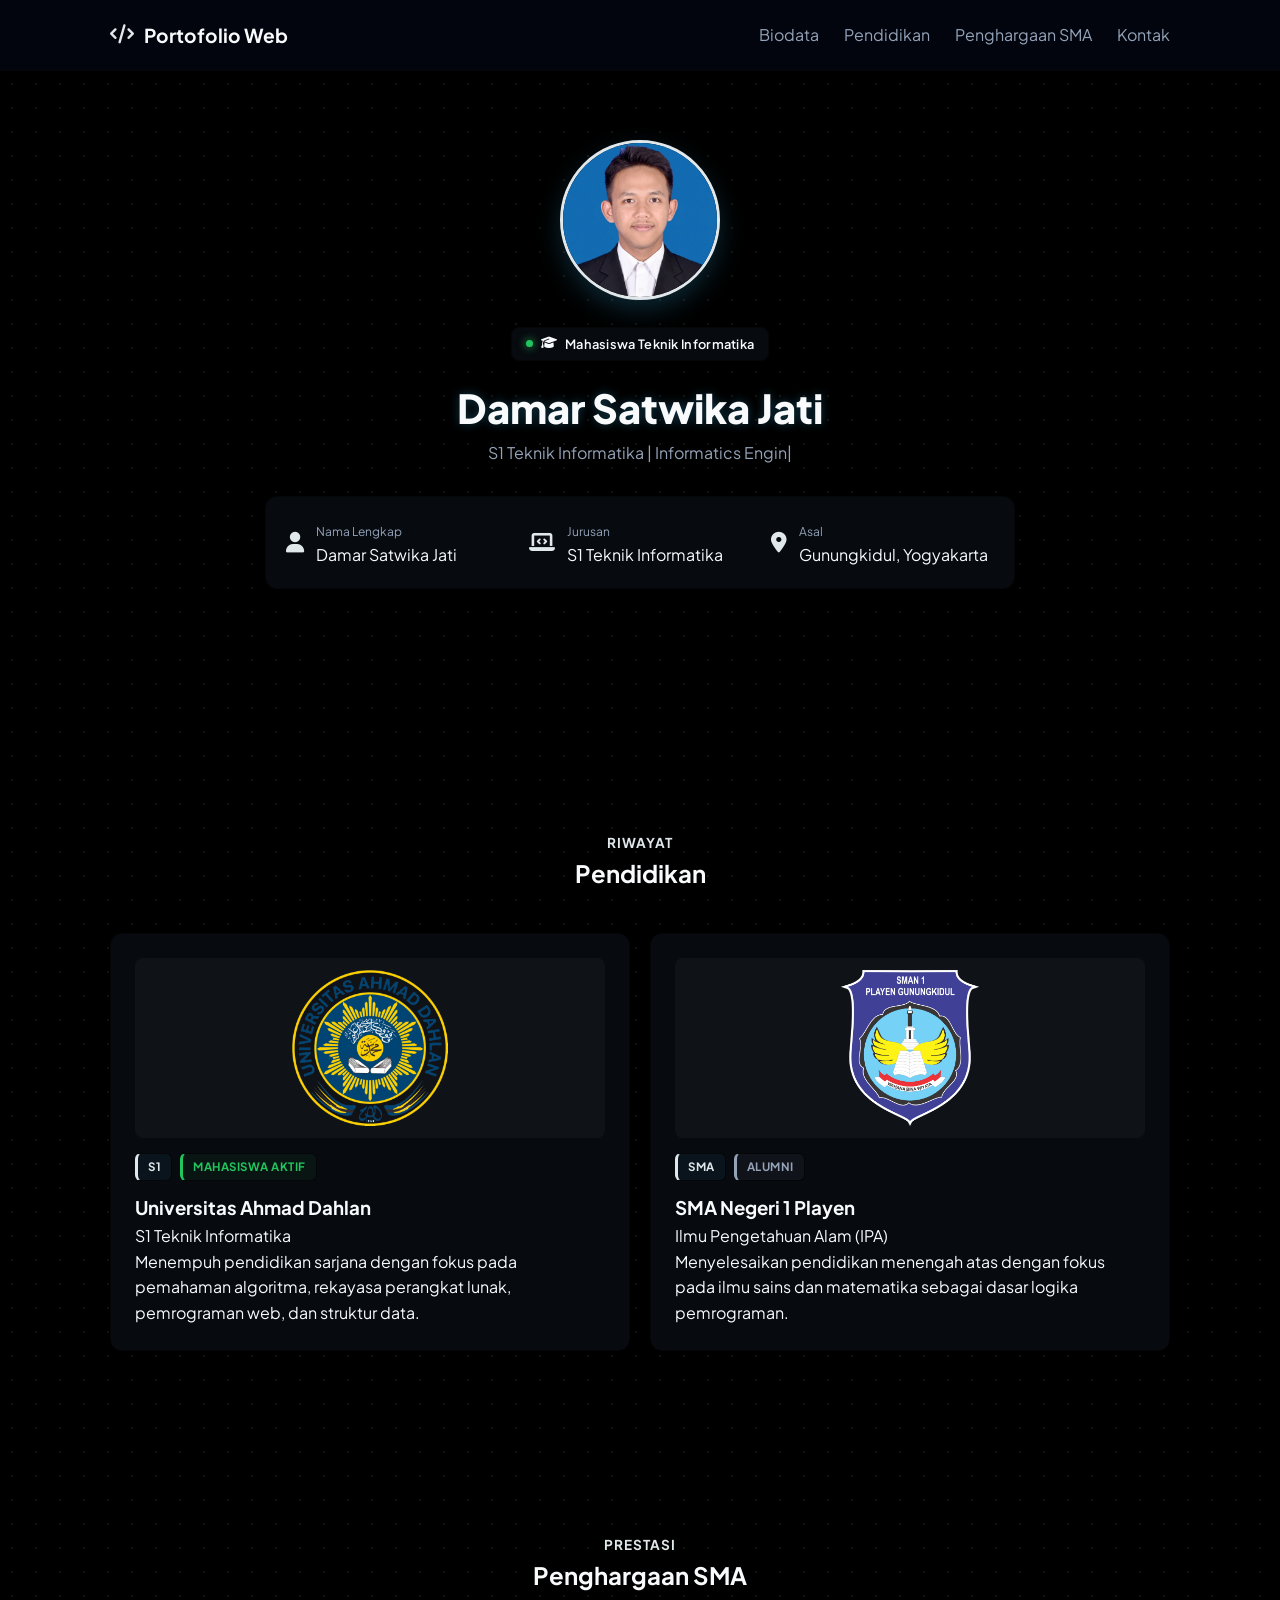
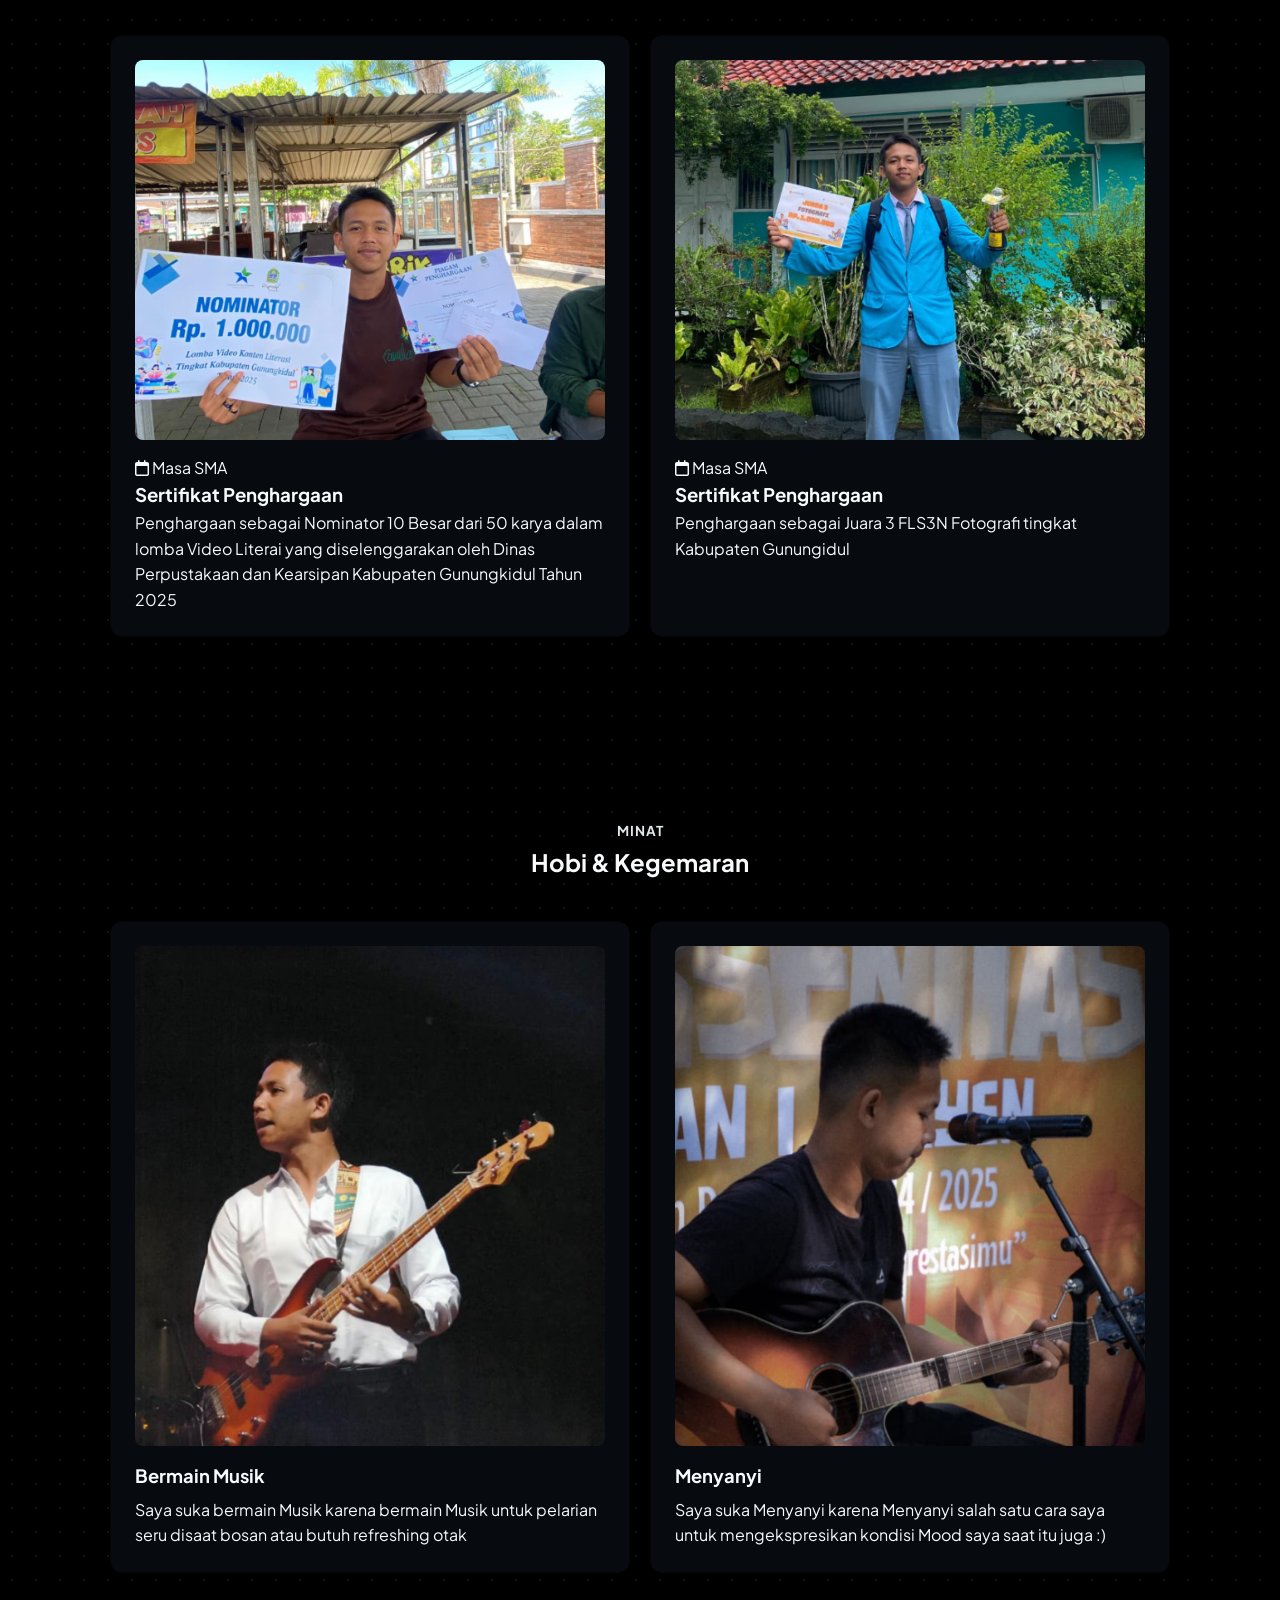
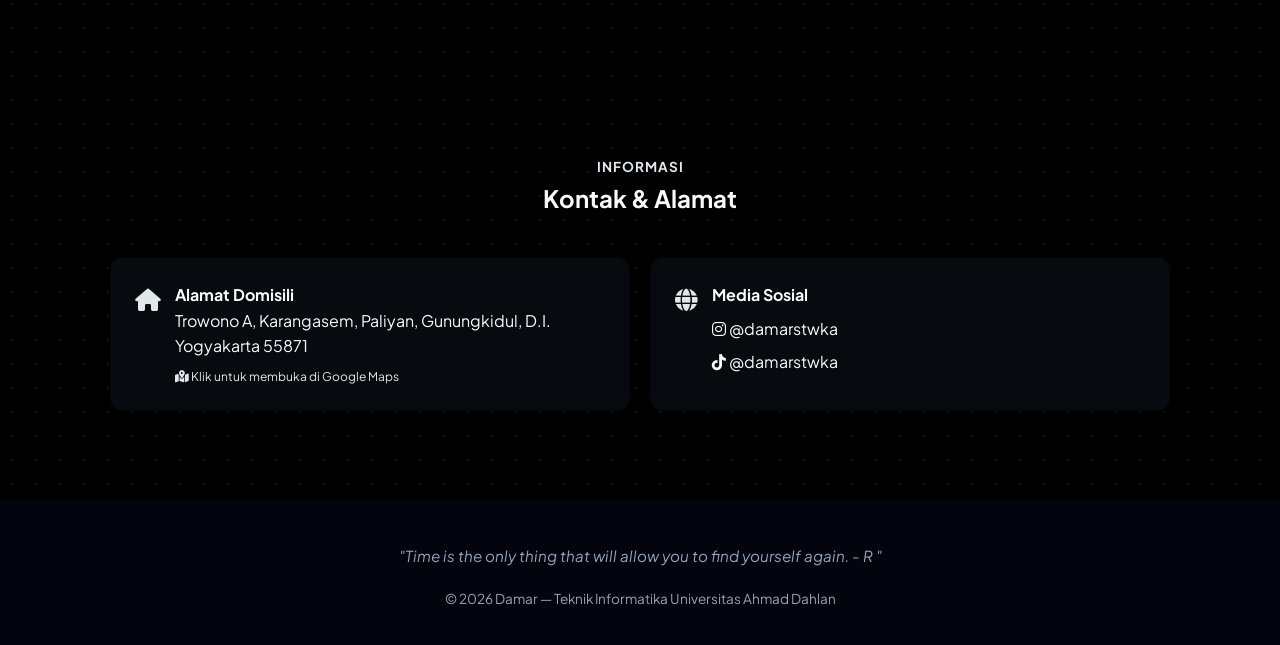
<file: index.html>
<!DOCTYPE html>
<html lang="id">
<head>
  <meta charset="UTF-8">
  <meta name="viewport" content="width=device-width, initial-scale=1.0">
  <title>Portofolio - Web</title>
  <!-- Google Fonts & Font Awesome Icons -->
  <link href="https://fonts.googleapis.com/css2?family=Plus+Jakarta+Sans:wght@400;600;700;800&display=swap" rel="stylesheet">
  <link rel="stylesheet" href="https://cdnjs.cloudflare.com/ajax/libs/font-awesome/6.4.0/css/all.min.css">
  <link rel="stylesheet" href="style.css?v=2">
</head>
<body>

  <div id="scroll-progress"></div>

  <!-- Navbar -->
  <nav class="navbar">
    <div class="container nav-container">
      <a href="#hero" class="brand">
        <i class="fa-solid fa-code brand-icon"></i>
        <span>Portofolio Web</span>
      </a>

      <button class="hamburger" id="hamburger-btn" aria-label="Toggle Menu">
        <i class="fa-solid fa-bars"></i>
      </button>

      <ul class="nav-links" id="nav-menu">
        <li><a href="#hero">Biodata</a></li>
        <li><a href="#education">Pendidikan</a></li>
        <li><a href="#achievement">Penghargaan SMA</a></li>
        <li><a href="#contact">Kontak</a></li>
      </ul>
    </div>
  </nav>

  <!-- Hero / Biodata Section -->
  <section id="hero" class="section hero-section">
    <div class="container hero-container">
      <div class="profile-avatar">
        <img src="foto pp/profil2.jpg" alt="Foto Profil Damar">
      </div>

      <div class="status-badge">
        <i class="fa-solid fa-graduation-cap"></i> Mahasiswa Teknik Informatika
      </div>

      <h1 class="hero-title" data-text="Damar Satwika Jati">Damar Satwika Jati</h1>
      <p class="hero-subtext">S1 Teknik Informatika | <span id="typing-text"></span><span class="cursor">|</span></p>

      <!-- Ringkasan Biodata -->
      <div class="biodata-card">
        <div class="bio-item">
          <i class="fa-solid fa-user"></i>
          <div>
            <span>Nama Lengkap</span>
            <p>Damar Satwika Jati</p>
          </div>
        </div>
        <div class="bio-item">
          <i class="fa-solid fa-laptop-code"></i>
          <div>
            <span>Jurusan</span>
            <p>S1 Teknik Informatika</p>
          </div>
        </div>
        <div class="bio-item">
          <i class="fa-solid fa-location-dot"></i>
          <div>
            <span>Asal</span>
            <p>Gunungkidul, Yogyakarta</p>
          </div>
        </div>
      </div>
    </div> <!-- Penutup container hero -->
  </section> <!-- Penutup section hero -->

  <!-- Riwayat Pendidikan -->
  <section id="education" class="section bg-darker">
    <div class="container">
      <div class="section-title">
        <span class="tag">Riwayat</span>
        <h2>Pendidikan</h2>
      </div>

      <div class="education-grid">
        <!-- Kampus (UAD) -->
        <a href="https://uad.ac.id/en/" target="_blank" rel="noopener noreferrer" class="card edu-card">
          <div class="edu-logo-wrapper">
            <img src="foto/logo2.png" alt="Logo Universitas Ahmad Dahlan" class="edu-logo">
          </div>
          <div class="edu-header">
            <span class="pill pill-blue">S1</span>
            <span class="pill pill-green">Mahasiswa Aktif</span>
          </div>
          <h3>Universitas Ahmad Dahlan</h3> 
          <p class="edu-major">S1 Teknik Informatika</p>
          <p class="edu-desc">Menempuh pendidikan sarjana dengan fokus pada pemahaman algoritma, rekayasa perangkat lunak, pemrograman web, dan struktur data.</p>
        </a>

        <!-- Sekolah (SMAN 1 Playen) -->
        <a href="https://www.sma1playen.sch.id/" target="_blank" rel="noopener noreferrer" class="card edu-card">
          <div class="edu-logo-wrapper">
            <img src="foto/logo1.png" alt="Logo SMAN 1 Playen" class="edu-logo">
          </div>
          <div class="edu-header">
            <span class="pill pill-blue">SMA</span>
            <span class="pill pill-gray">Alumni</span>
          </div>
          <h3>SMA Negeri 1 Playen</h3>
          <p class="edu-major">Ilmu Pengetahuan Alam (IPA)</p>
          <p class="edu-desc">Menyelesaikan pendidikan menengah atas dengan fokus pada ilmu sains dan matematika sebagai dasar logika pemrograman.</p>
        </a>
      </div>
    </div>
  </section>

<!-- Penghargaan SMA -->
  <section id="achievement" class="section">
    <div class="container">
      <div class="section-title">
        <span class="tag">Prestasi</span>
        <h2>Penghargaan SMA</h2>
      </div>

      <!-- Container Grid untuk 2 Kartu Sertifikat -->
      <div class="achievement-grid">
        
        <!-- Sertifikat 1 -->
        <div class="card achievement-card">
          <div class="achievement-img-wrapper">
            <img src="penghargaan/foto 1.png" alt="Sertifikat Kejuaraan 1" class="achievement-img">
          </div>
          <div class="achievement-details">
            <span class="achievement-date"><i class="fa-regular fa-calendar"></i> Masa SMA</span>
            <h3>Sertifikat Penghargaan</h3>
            <p>Penghargaan sebagai Nominator 10 Besar dari 50 karya dalam lomba Video Literai yang diselenggarakan oleh Dinas Perpustakaan dan Kearsipan Kabupaten Gunungkidul Tahun 2025</p>
          </div>
        </div>

        <!-- Sertifikat 2 -->
        <div class="card achievement-card">
          <div class="achievement-img-wrapper">
            <img src="penghargaan/foto 2.png" alt="Sertifikat Kejuaraan 2" class="achievement-img">
          </div>
          <div class="achievement-details">
            <span class="achievement-date"><i class="fa-regular fa-calendar"></i> Masa SMA</span>
            <h3>Sertifikat Penghargaan</h3>
            <p>Penghargaan sebagai Juara 3 FLS3N Fotografi tingkat Kabupaten Gunungidul</p>
          </div>
        </div>
      </div>
    </div>
  </section>

<section id="hobby" class="section bg-darker">
    <div class="container">
      <div class="section-title">
        <span class="tag">Minat</span>
        <h2>Hobi & Kegemaran</h2>
      </div>

      <div class="hobby-grid">
        <!-- Hobi 1 -->
        <div class="card hobby-card">
          <div class="hobby-img-wrapper">
            <img src="hobi/hobi1.png" alt="Bermain Musik" class="hobby-img">
          </div>
          <div class="hobby-details">
            <h3>Bermain Musik</h3>
            <p>Saya suka bermain Musik karena bermain Musik untuk pelarian seru disaat bosan atau butuh refreshing otak </p>
          </div>
        </div>

        <!-- Hobi 2 -->
        <div class="card hobby-card">
          <div class="hobby-img-wrapper">
            <img src="hobi/hobi2.png" alt="Menyanyi" class="hobby-img">
          </div>
          <div class="hobby-details">
            <h3>Menyanyi</h3>
            <p>Saya suka Menyanyi karena Menyanyi salah satu cara saya untuk mengekspresikan kondisi Mood saya saat itu juga :) </p>
          </div>
        </div>
      </div>
    </div>
  </section>

  <!-- Kontak & Alamat -->
  <section id="contact" class="section bg-darker">
    <div class="container">
      <div class="section-title">
        <span class="tag">Informasi</span>
        <h2>Kontak & Alamat</h2>
      </div>

      <div class="contact-grid">
<!-- Alamat (Klik untuk Buka Google Maps) -->
<div class="card contact-card" id="address-box">
  <div class="contact-icon"><i class="fa-solid fa-house"></i></div>
  <div class="contact-text">
    <h4>Alamat Domisili</h4>
    <p id="address-text">Trowono A, Karangasem, Paliyan, Gunungkidul, D.I. Yogyakarta 55871</p>
    <small class="copy-hint"><i class="fa-solid fa-map-location-dot"></i> Klik untuk membuka di Google Maps</small>
  </div>
</div>

        <!-- Sosial Media -->
        <div class="card contact-card">
          <div class="contact-icon"><i class="fa-solid fa-globe"></i></div>
          <div class="contact-text">
            <h4>Media Sosial</h4>
            <div class="social-links">
              <a href="https://www.instagram.com/damarstwka/" target="_blank" class="social-item">
                <i class="fa-brands fa-instagram"></i> @damarstwka
              </a>
              <a href="https://www.tiktok.com/@damarstwka" target="_blank" class="social-item">
                <i class="fa-brands fa-tiktok"></i> @damarstwka
              </a>
            </div>
          </div>
        </div>
      </div>
    </div>

    <div class="map-container" style="display: none;">
        <iframe 
          src="https://www.google.com/maps/embed?pb=!1m14!1m12!1m3!1d987.6320585345208!2d110.5212904661247!3d-8.047474371273701!2m3!1f0!2f0!3f0!3m2!1i1024!2i768!4f13.1!5e0!3m2!1sid!2sid!4v1787814897656!5m2!1sid!2sid" >
          
        </iframe>
      </div>

  </div>
 </div>

 </div> 
  </section>

  <!-- Footer -->
  <footer class="footer">
    <div class="container footer-content">
      <!-- Quotes Section -->
       <blockquote class="footer-quote">
        <i class="fa-solid"></i>
        <p>"Time is the only thing that will allow you to find yourself again. - R "</p>
       </blockquote>

      <p>© 2026 Damar — Teknik Informatika Universitas Ahmad Dahlan</p>
    </div>
  </footer>

  <!-- Toast Alert -->
  <div id="toast" class="toast">
    <i class="fa-solid fa-check"></i> Alamat berhasil disalin!
  </div>

<!-- Model Zoom Gambar -->
 <div id="image-modal" class="image-modal">
  <span class="modal-close">&times;</span>
  <img class="modal-content" id="modal-img" alt="Pratinjau Gambar">
 </div>

<!-- Script Java Script -->

  <script src="script.js"></script>

</body>
</html>
</file>
<file: style.css>
:root {
  --bg-dark: #000000;
  --card-bg: #070a0f;
  --primary: #e0e8eb;
  --text-main: #f8fafc;
  --text-muted: #94a3b8;
  --accent-green: #22c55e;
  --border-color: #040608;
  --radius: 12px;
}

html {
    scroll-behavior: smooth;
}

* {
  margin: 0;
  padding: 0;
  box-sizing: border-box;
}

body {
  font-family: 'Plus Jakarta Sans', sans-serif;
  background-color: var(--bg-dark);
  color: var(--text-main);
  line-height: 1.6;

background-image: radial-gradient(rgba(255, 255, 255, 0.08) 1px, transparent 1px);
  background-size: 24px 24px; /* Jarak antar titik */
}

.container {
  max-width: 1100px;
  margin: 0 auto;
  padding: 0 20px;
}

/* Navbar */
.navbar {
  position: fixed;
  top: 0;
  width: 100%;
  background: rgba(3, 7, 18, 0.80);
  backdrop-filter: blur(10px);
  z-index: 1000;
  border-bottom: 1px solid var(--border-color);
}

.nav-container {
  display: flex;
  justify-content: space-between;
  align-items: center;
  height: 70px;
}

.brand {
  display: flex;
  align-items: center;
  gap: 10px;
  font-weight: 700;
  font-size: 1.2rem;
  color: var(--text-main);
  text-decoration: none;
}

.brand-icon {
  color: var(--primary);
}

.nav-links {
  display: flex;
  list-style: none;
  gap: 25px;
}

.nav-links a {
  color: var(--text-muted);
  text-decoration: none;
  transition: color 0.3s;
}

.nav-links a:hover {
  color: var(--primary);
}

.hamburger {
  display: none;
  background: none;
  border: none;
  color: var(--text-main);
  font-size: 1.5rem;
  cursor: pointer;
}

/* Section Common */
.section {
  padding: 90px 0;
}

.bg-dark {
  background-color: var(--bg-dark);
}

.section-title {
  text-align: center;
  margin-bottom: 40px;
}

.section-title .tag {
  color: var(--primary);
  font-size: 0.85rem;
  font-weight: 700;
  text-transform: uppercase;
  letter-spacing: 1px;
}

/* Hero Section */
.hero-container {
  display: flex;
  flex-direction: column;
  align-items: center;
  text-align: center;
}

.profile-avatar img {
  width: 160px;
  height: 160px;
  border-radius: 50%;
  object-fit: cover;
  border: 3px solid var(--primary);
  margin-bottom: 20px;
}

.status-badge {
  display: inline-flex;
  align-items: center;
  gap: 8px;
  background: var(--card-bg);
  border: 1px solid var(--border-color);
  padding: 6px 14px;
  border-radius: 8px;
  font-size: 0.8rem;
  font-weight: 600;
  color: var(--text-main);
  margin-bottom: 15px;
  letter-spacing: 0.3px;
}

.status-badge::before {
  content: "";
  width: 7px;
  height: 7px;
  background-color: var(--accent-green);
  border-radius: 50%;
  box-shadow: 0 0 8px var(--accent-green);
  animation: pulse-dot 1.8s infinite ease-in-out;
}

@keyframes pulse-dot {
  0%, 100% { opacity: 1; transform: scale(1); }
  50% { opacity: 0.3; transform: scale(0.75); }
}

.hero-title {
  font-size: 2.5rem;
  font-weight: 800;
}

.hero-subtext {
  color: var(--text-muted);
  margin-bottom: 30px;
}

.biodata-card {
  display: grid;
  grid-template-columns: repeat(3, 1fr);
  gap: 20px;
  background: var(--card-bg);
  padding: 20px;
  border-radius: var(--radius);
  border: 1px solid var(--border-color);
  width: 100%;
  max-width: 750px;
  justify-content: space-around;
  flex-wrap: wrap;
}

.bio-item {
  display: flex;
  align-items: center;
  gap: 12px;
  text-align: left;
}

.bio-item i {
  font-size: 1.3rem;
  color: var(--primary);
}

.bio-item span {
  font-size: 0.75rem;
  color: var(--text-muted);
}

/* Cards & Grid */
.education-grid, .achievement-grid, .contact-grid {
  display: grid;
  grid-template-columns: repeat(auto-fit, minmax(280px, 1fr));
  gap: 20px;
}

.card {
  background: var(--card-bg);
  border-radius: var(--radius);
  padding: 24px;
  border: 1px solid var(--border-color);
}

.edu-card {
  text-decoration: none;
  color: inherit;
  display: block;
  cursor: pointer;
}

.edu-logo-wrapper {
  width: 100%;
  height: 180px; /* Tinggi pas agar tidak terlalu besar */
  display: flex;
  align-items: center;
  justify-content: center;
  background: rgba(255, 255, 255, 0.03); /* Latar transparan tipis */
  border-radius: 8px;
  margin-bottom: 15px;
  padding: 12px;
}

.edu-logo-wrapper img {
  max-width: 100%;
  max-height: 100%;
  width: auto;
  height: auto;
  object-fit: contain; /* Logo tampil 100% utuh tanpa gepeng/terpotong */
}

.achievement-img-wrapper {
  width: 100%;
  height: 380px; /* Dibuat lebih tinggi agar foto portrait & landscape muat proporsional */
  border-radius: 8px;
  margin-bottom: 15px;
  overflow: hidden;
  background: #020617;
}

.achievement-img-wrapper img {
  width: 100%;
  height: 100%;
  object-fit: cover; /* Foto memenuhi box secara presisi tanpa merusak rasio asli */
  object-position: center;
}

.edu-header {
  display: flex;
  gap: 8px;
  margin-bottom: 12px;
}

.pill {
display: inline-flex;
align-items: center;
padding: 4px 10px;
border-radius: 6px;
font-size: 0.72rem;
font-weight: 700;
letter-spacing: 0.5px;
text-transform: uppercase;
background: rgba(255, 255, 255, 0.03);
border: 1px solid var(--border-color);
border-left-width: 3px;
transition: transform 0.2 ease;
}

.pill-hover {
  transform: translateX();
}

.pill-blue {
  border-left-color: var(--primary);
  color: var(--primary);
  background: rgba(56, 189, 248, 0.06);
}

.pill-green {
  border-left-color: var(--accent-green);
  color: var(--accent-green);
  background: rgba(34, 197, 94, 0.06);
}

.pill-gray {
  border-left-color: var(--text-muted);
  color: var(--text-muted);
  background: rgba(148, 163, 184, 0.06);
}

.contact-card {
  cursor: pointer;
  display: flex;
  gap: 15px;
  align-items: flex-start;
  transition: transform 0.2s;
}

.contact-card:hover {
  transform: translateY(-3px);
}

.contact-icon {
  font-size: 1.4rem;
  color: var(--primary);
}

.copy-hint {
  display: block;
  margin-top: 8px;
  color: var(--primary);
  font-size: 0.75rem;
}

.social-links {
  display: flex;
  flex-direction: column;
  gap: 8px;
  margin-top: 8px;
}

.social-item {
  color: var(--text-main);
  text-decoration: none;
}

/* Toast */
.toast {
  position: fixed;
  bottom: 30px;
  right: 30px;
  background: var(--accent-green);
  color: #fff;
  padding: 12px 20px;
  border-radius: 8px;
  font-size: 0.9rem;
  opacity: 0;
  visibility: hidden;
  transition: opacity 0.3s, visibility 0.3s;
}

.toast.show {
  opacity: 1;
  visibility: visible;
}

/* Footer */
.footer {
  text-align: center;
  padding: 35px 0;
  background: rgba(3, 7, 18, 0.8);
  backdrop-filter: blur(10px);
  -webkit-backdrop-filter: blur(10px);
  border-top: 1px solid var(--border-color);
  color: var(--text-muted);
  font-size: 0.85rem;
  width: 100%;
}

/* Responsive Styles */
@media (max-width: 768px) {
  .hamburger { display: block; }
  .nav-links {
    position: absolute;
    top: 70px;
    left: 0;
    width: 100%;
    background: var(--bg-dark);
    flex-direction: column;
    padding: 20px;
    display: none;
    border-bottom: 1px solid var(--border-color);
  }
  .nav-links.active { display: flex; }
}

.hobby-grid{
    display: grid;
    grid-template-columns: repeat(auto-fit, minmax(280px, 1fr));
    gap: 20px;
}

.hobby-img-wrapper{
    width: 100%;
    height: 500px;
    border-radius: 8px;
    margin-bottom: 15px;
    overflow: hidden;
    background: #020617 ;
}

.hobby-img-wrapper img {
    width: 100%;
    height: 100%;
    object-fit: cover;
    object-position: center;
    transition: transform 0.3s ease;
}

.hobby-card:hover .hobby-img-wrapper img {
    transform: scale(1.05);
}

.hobby-details h3 {
    font-size: 1.15rem;
    margin-bottom: 6px;
    color: var(--text-main);
}

/* Footer Quote */
.footer-quote {
  margin-bottom: 20px;
  font-style: italic;
  color: var(--text-muted);
  display: flex;
  flex-direction: column;
  align-items: center;
  gap: 8px;
}

.footer-quote .quote-icon {
  color: var(--primary);
  font-size: 1.2rem;
}

.footer-quote p {
  font-size: 0.95rem;
  max-width: 600px;
  line-height: 1.5;
}

/* ==========================================
   ANIMASI ELEGAN PORTOFOLIO
   ========================================== */

/* 1. Animasi Mengapung Halus pada Foto Profil */
@keyframes float {
  0%, 100% {
    transform: translateY(0px);
  }
  50% {
    transform: translateY(-10px);
  }
}

.profile-avatar img {
  animation: float 4s ease-in-out infinite;
  box-shadow: 0 10px 25px rgba(56, 189, 248, 0.2);
}

/* 2. Animasi Denyut Cahaya pada Badge Status */
@keyframes pulse-glow {
  0%, 100% {
    box-shadow: 0 0 0 0 rgba(56, 189, 248, 0.4);
  }
  50% {
    box-shadow: 0 0 12px 3px rgba(56, 189, 248, 0.2);
  }
}

.status-badge {
  animation: pulse-glow 3s infinite;
}

/* 3. Efek Terangkat & Menyala pada Semua Kartu saat Hover */
.card {
  transition: transform 0.3s cubic-bezier(0.4, 0, 0.2, 1), 
              box-shadow 0.3s cubic-bezier(0.4, 0, 0.2, 1), 
              border-color 0.3s ease;
}

.card:hover {
  transform: translateY(-8px);
  border-color: var(--primary);
  box-shadow: 0 12px 30px -5px rgba(56, 189, 248, 0.2);
}

/* 4. Animasi Muncul Halus saat Halaman Pertama Kali Dibuka */
@keyframes fadeInUp {
  from {
    opacity: 0;
    transform: translateY(25px);
  }
  to {
    opacity: 1;
    transform: translateY(0);
  }
}

.hero-title, 
.hero-subtext, 
.biodata-card {
  animation: fadeInUp 0.8s ease-out forwards;
}

/* ==========================================
   SCROLL REVEAL ANIMATION
   ========================================== */

/* Keadaan awal sebelum di-scroll (tersembunyi & sedikit ke bawah) */
.reveal {
  opacity: 0;
  transform: translateY(40px);
  transition: opacity 0.8s cubic-bezier(0.2, 0.8, 0.2, 1),
              transform 0.8s cubic-bezier(0.2, 0.8, 0.2, 1);
}

/* Keadaan saat elemen sudah masuk ke area viewport */
.reveal.active {
  opacity: 1;
  transform: translateY(0);
}

/* ===============================
   HIGHLIGHT STATS STRIP
   =============================== */
.stats-strip {
  display: grid;
  grid-template-columns: repeat(3, 1fr);
  background: rgba(15, 23, 42, 0.65);
  backdrop-filter: blur(12px);
  -webkit-backdrop-filter: blur(12px);
  border: 1px solid var(--border-color);
  border-radius: var(--radius);
  padding: 24px 16px;
  margin: 32px auto 0 auto;
  width: 100%;
  max-width: 550px;
  box-shadow: 0 10px 30px -10px rgba(0, 0, 0, 0.5);
  position: relative;
  transition: border-color 0.3s ease, transform 0.3s ease;
}

.stats-strip:hover {
  border-color: var(--primary);
}

.stat-item {
  display: flex;
  flex-direction: column;
  align-items: center;
  justify-content: center;
  padding: 8px 16px;
  position: relative;
  transition: transform 0.3s ease;
}

/* Pemisah vertikal antar elemen */
.stat-item:not(:last-child)::after {
  content: "";
  position: absolute;
  right: 0;
  top: 15%;
  height: 70%;
  width: 1px;
  background: linear-gradient(to bottom, transparent, rgba(255, 255, 255, 0.12), transparent);
}

.stat-item:hover {
  transform: translateY(-4px);
}

.stat-value {
  font-size: 2.1rem;
  font-weight: 800;
  letter-spacing: -0.5px;
  margin-bottom: 6px;
  display: flex;
  align-items: center;
  justify-content: center;
  background: linear-gradient(135deg, #ffffff 30%, var(--primary) 100%);
  background-clip: text;
  -webkit-background-clip: text;
  -webkit-text-fill-color: transparent;
}

.stat-value i {
  font-size: 1.8rem;
  color: var(--primary);
  -webkit-text-fill-color: initial;
  filter: drop-shadow(0 0 8px rgba(56, 189, 248, 0.4));
}

.stat-label {
  font-size: 0.68rem;
  font-weight: 700;
  letter-spacing: 0.8px;
  color: var(--text-muted);
  text-transform: uppercase;
  text-align: center;
  white-space: nowrap;
}

@media (max-width: 768px) {
  .stats-strip {
    grid-template-columns: repeat(2, 1fr);
    gap: 20px 0;
  }
  
  .stat-item:nth-child(2)::after {
    display: none;
  }

  .stat-item:nth-child(3) {
    grid-column: span 2;
  }

}

@media (max-width: 480px) {
  .stats-strip {
    padding: 18px 8px;
  }
  .stat-value {
    font-size: 1.6rem;
  }
  .stat-label {
    font-size: 0.65rem;
  }
}

#scroll-progress {
  position: fixed;
  top: 0;
  left: 0;
  height: 3px;
  background: linear-gradient(90deg, var(--primary), #a855f7);
  z-index: 1001;
  width: 0%;
  transition: width 0.1s ease-out;
  box-shadow: 0 0 10px var(--primary);
}

/* ==========================================
   MODAL / POP-UP ZOOM GAMBAR
   ========================================== */
  .image-modal {
    display: none;
    position: fixed;
    z-index: 2000;
    top: 0;
    left: 0;
    width: 100%;
    height: 100%;
    background-color: rgba(2, 6, 23, 0.9);
    backdrop-filter: blur(8px);
    justify-content: center;
    align-items: center;
    padding: 20px;
    opacity: 0;
    transition: opacity 0.3s ease ;
  }

  /* Keadaan aktif saat gambar di klik */
  .image-modal.active {
    display: flex;
    opacity: 1;
  }

  .modal-content {
    max-width: 90%;
    max-height: 85vh;
    border-radius: var(--radius);
    border: 1px solid var(--border-color);
    box-shadow: 0 25px 50px -12px rgba(0, 0, 0, 0.7);
    transform: scale(0.8);
    transition: transform 0.3s ease;
    object-fit: contain;
  }

  .image-modal.active .modal-content {
    transform: scale(1);
  }

  /* Tombol Silang (Close) */
  .modal-close {
    position: absolute;
    top: 20px;
    right: 30px;
    color: var(--text-main);
    font-size: 2.5rem;
    font-weight: bold;
    cursor: pointer;
    transition: color 0.2s, transform 0.2s;
    z-index: 2001;
    line-height: 1;
  }

  .modal-close:hover {
    color: var(--primary);
    transform: scale(1.1);
  }

  /* ==========================================
   EFEK GLITCH NEON INTERAKTIF (DISONTAKIFKAN)
   ========================================== */

.hero-title {
  position: relative;
  color: var(--text-main);
  /* Pendaran tipis statis (hapus baris text-shadow di bawah ini jika ingin 100% polos) */
  text-shadow: 0 0 10px rgba(56, 189, 248, 0.3);
}

/* Sembunyikan layer teks merah & biru yang muncul-muncul */
.hero-title::before,
.hero-title::after {
  display: none;
}

  /* Animasi Potongan Layer 1 */
  @keyframes glitch-anim-1 {
    0% { clip-path: rect(15px, 9999px, 40px, 0); transform: skew(0.3deg); }
    20% { clip-path: rect(60px, 9999px, 85px, 0); transform: skew(-0.5deg); }
    40% { clip-path: rect(10px, 9999px, 50px, 0); transform: skew(0.8deg); }
    60% { clip-path: rect(75px, 9999px, 105px, 0); transform: skew(-0.2deg); }
    80% { clip-path: rect(30px, 9999px, 65px, 0); transform: skew(0.5deg); }
    100% { clip-path: rect(90px, 9999px, 120px, 0); transform: skew(-0.4deg); }
  }

  /* Animasi Potongan Layer 2 */
  @keyframes glitch-anim-2 {
    0% { clip-path: rect(50px, 9999px, 80px, 0); transform: skew(-0.4deg); }
    25% { clip-path: rect(10px, 9999px, 35px, 0); transform: skew(0.6deg); }
    50% { clip-path: rect(70px, 9999px, 95px, 0); transform: skew(-0.8deg); }
    75% { clip-path: rect(20px, 9999px, 55px, 0); transform: skew(0.3deg); }
    100% { clip-path: rect(80px, 9999px, 110px, 0); transform: skew(-0.2deg); }
  }

  /* Intensitas Glitch Bertambah Saat Kursor Diarahkan (Hover) */
  .hero-title:hover::before {
    animation: glitch-anim-1 0.3s infinite linear alternate-reverse;
  }

  .hero-title:hover::after {
    animation: glitch-anim-2 0.3s infinite linear alternate-reverse;
  }

  /* ==========================================
   CUSTOM SCROLLBAR MODERN
   ========================================== */
  ::-webkit-scrollbar {
    width: 10px;
  }

  ::-webkit-scrollbar-thumb {
    background: var(--bg-dark);
  }

  ::-webkit-scrollbar-thumb {
    background: #334155;
    border-radius: 5px;
    border: 2px solid var(--bg-dark);
  }

  ::-webkit-scrollbar-thumb:hover {
    background: var(--primary);
    box-shadow: 0 0 10px var(--primary);
  }

  /* ==========================================
   PERBAIKAN TAMPILAN KHUSUS HP (RESPONSIVE)
   ========================================== */
  @media (max-width: 768px) {
    .biodata-card {
      grid-template-columns: 1fr;
      gap: 15px;
      max-width: 420px;
      margin: 0 auto;
      padding: 20px 24px;
    }

    .bio-item {
      flex-direction: column;
      justify-content: center;
      align-items: center;
      text-align: center;
      padding-left: 0;
    }

    .hero-title {
      font-size: 1.8rem;
      display: block;
    }

    .achievement-img-wrapper{
      height: 240px;
    }

    .hobby-img-wrapper {
      height: 280px;
    }
  }

  /* ==========================================
   PERBAIKAN TAMPILAN KHUSUS TABLET / IPAD
   (TARUH KODE BARU DI SINI - BARIS PALING BAWAH)
   ========================================== */
  @media (min-width: 769px) and (max-width: 1024px){
    .container {
      padding: 0 30px;
    }

    .education-grid,
    .achievement-grid,
    .hobby-grid{
      grid-template-columns: repeat(2, 1fr);
      gap: 20px;
    }

    .hobby-img-wrapper {

      height: 360px;
    }

    .achievement-img-wrapper{
      height: 300px;
    }

    .biodata-card {
      max-width: 100%;
      gap: 15px;
    }

    .bio-item {
      flex-direction: column;
      justify-content: center;
      text-align: center;
      padding-left: 0;
    }  
      
    .nav-links {
      gap: 18px;
    }
  }

  .hero-section {
    padding-top: 140px;
    padding-bottom: 100px;
  }

  #education {
    padding-top: 140px;
  }
</file>
